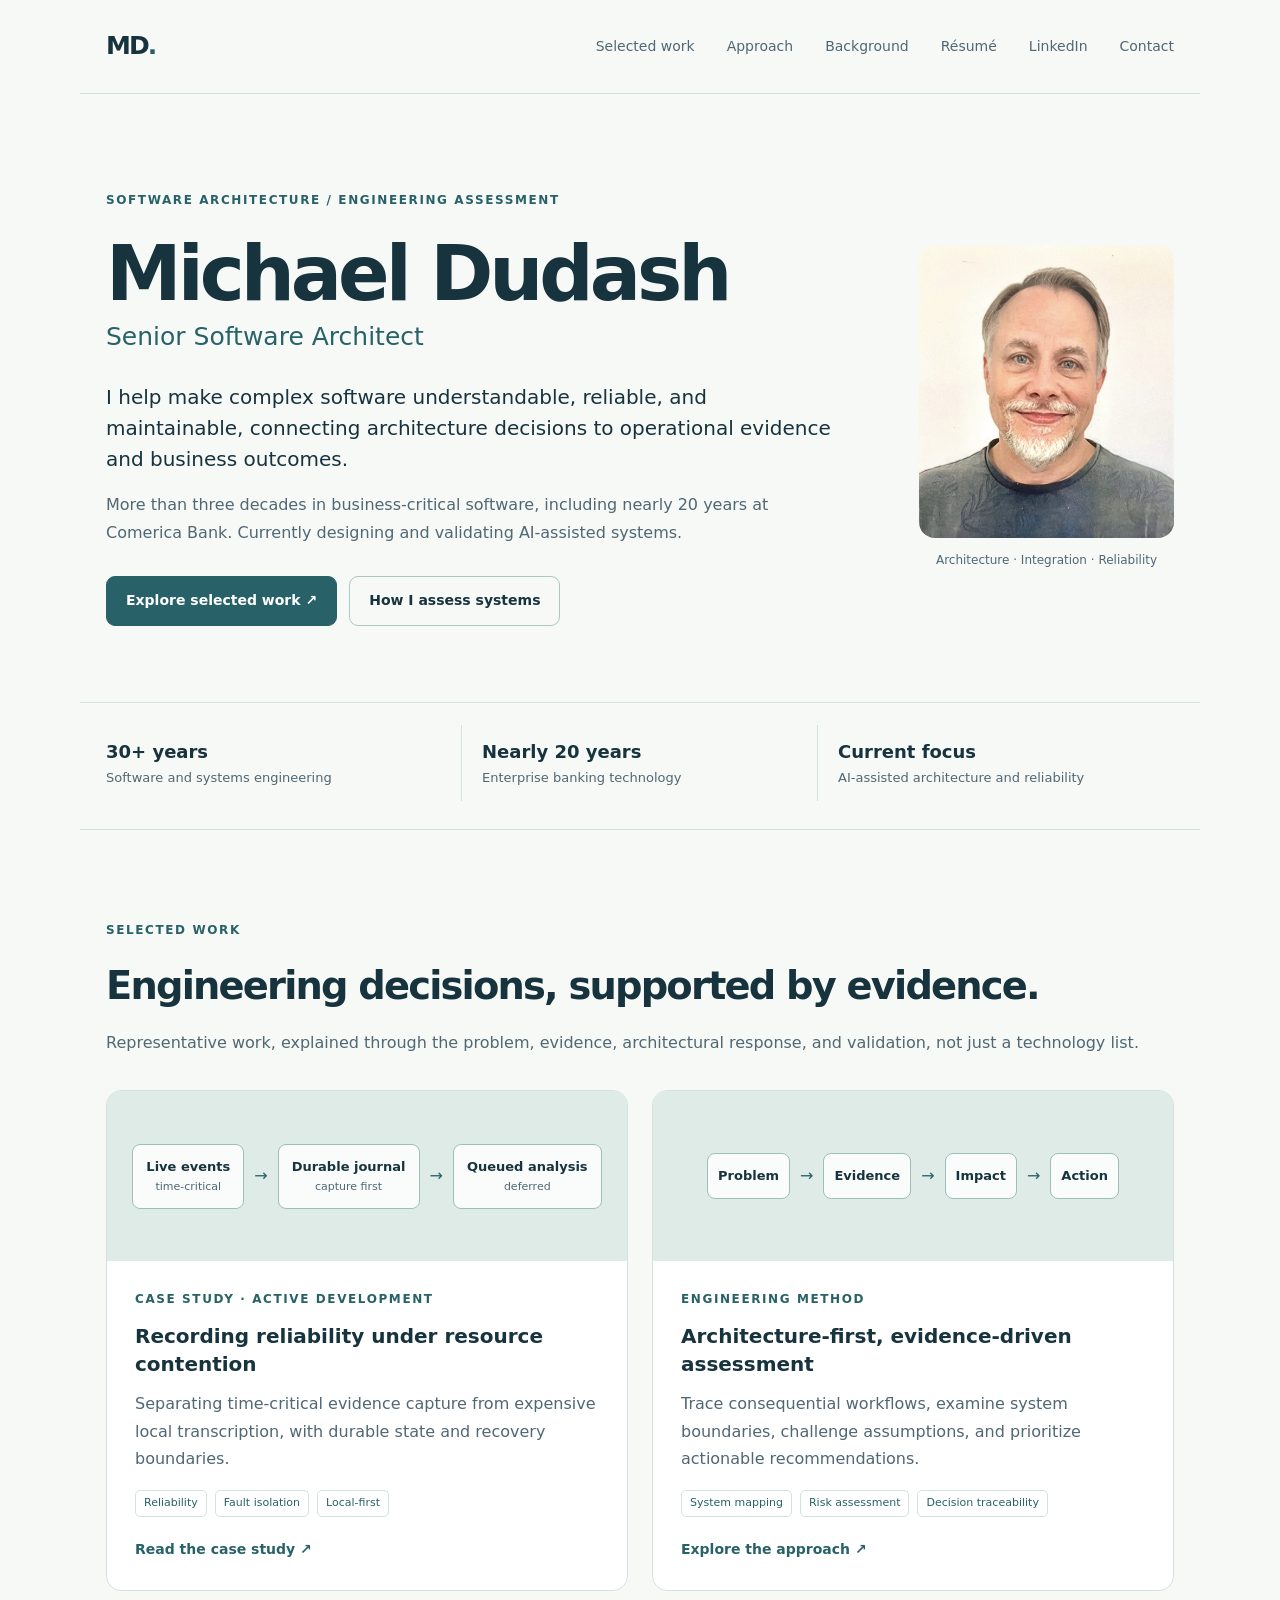
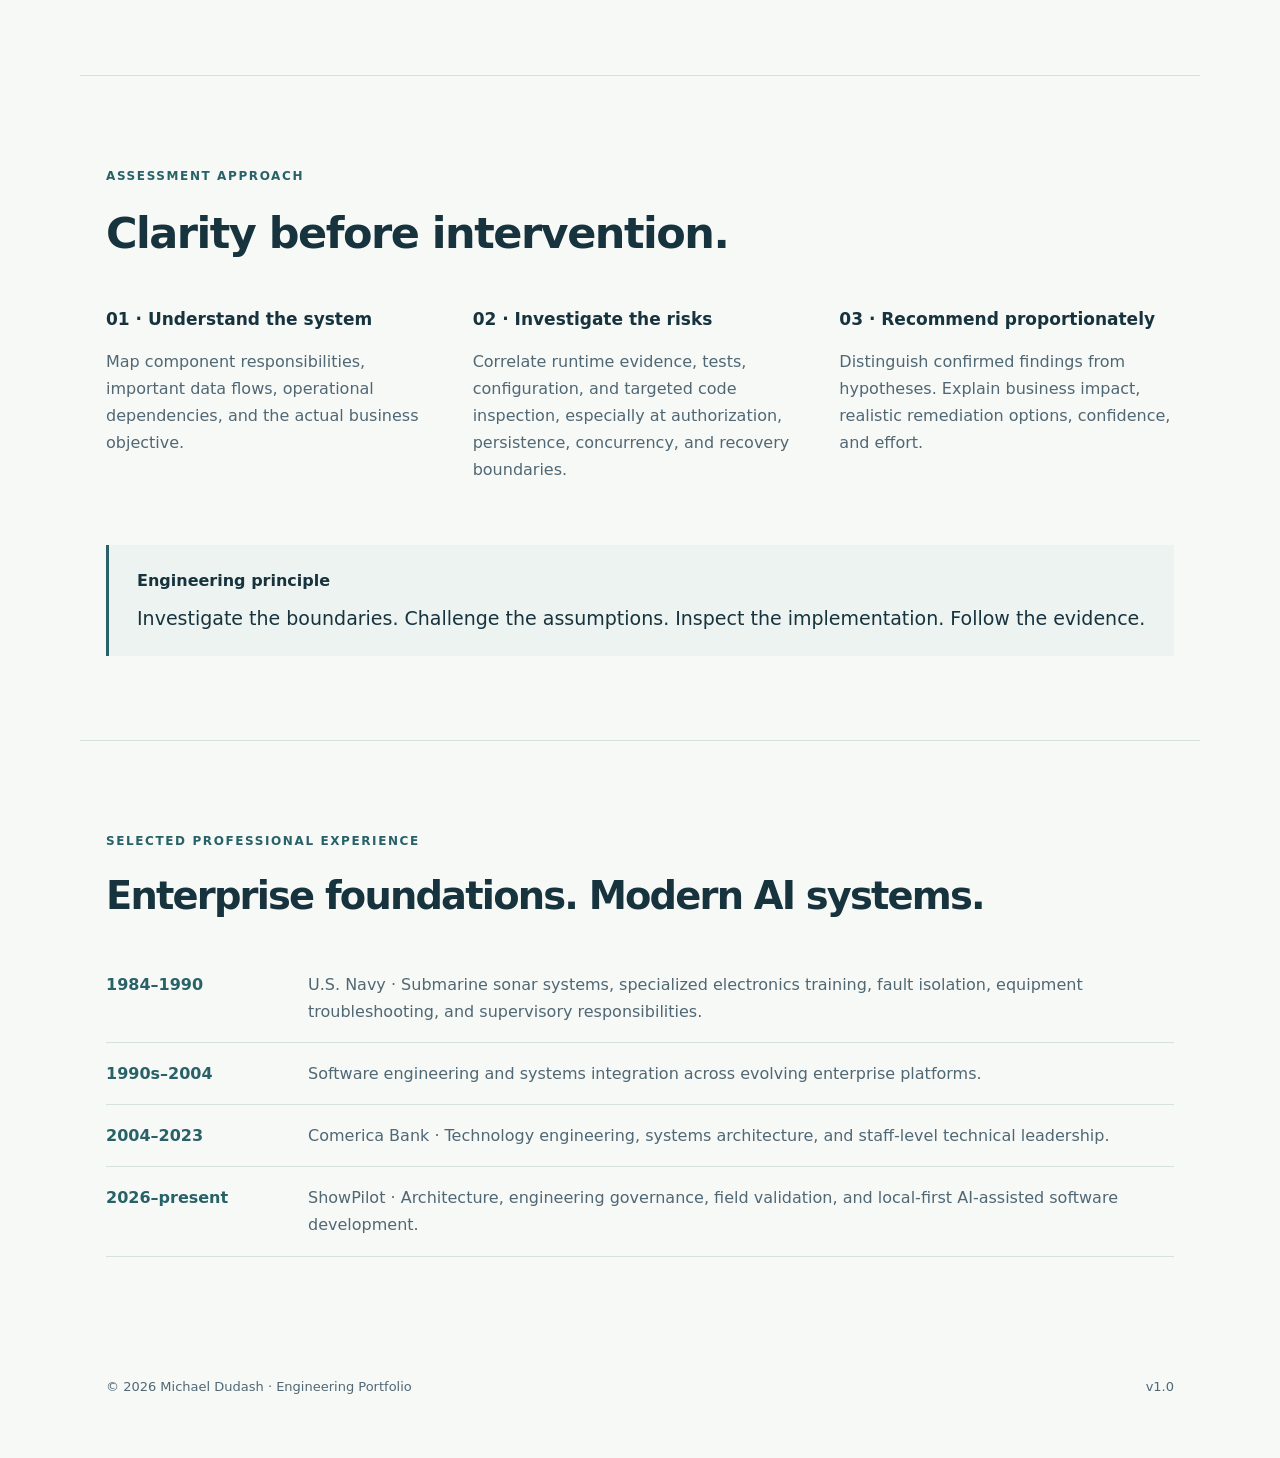
<file: index.html>
<!DOCTYPE html>
<html lang="en"><head><meta charset="utf-8"/><meta content="width=device-width, initial-scale=1" name="viewport"/><meta content="Michael Dudash: senior software architecture, systems reliability and AI-assisted engineering." name="description"/><title>Michael Dudash | Software Architecture</title><link href="assets/style.css" rel="stylesheet"/></head><body><header class="wrap nav"><a class="mark" href="index.html">MD<span>.</span></a><nav><a href="#work">Selected work</a><a href="#approach">Approach</a><a href="#background">Background</a><a download="Michael_Dudash_Resume_v1.1.pdf" href="resume/Michael_Dudash_Resume_v1.1.pdf">Résumé</a><a href="https://www.linkedin.com/in/michael-dudash-a016ba4">LinkedIn</a><a href="mailto:mdudash65@gmail.com">Contact</a></nav></header><main><section class="wrap hero"><div><p class="eyebrow">SOFTWARE ARCHITECTURE / ENGINEERING ASSESSMENT</p><h1>Michael Dudash</h1><p class="role">Senior Software Architect</p><p class="lead">I help make complex software understandable, reliable, and maintainable, connecting architecture decisions to operational evidence and business outcomes.</p><p class="sublead">More than three decades in business-critical software, including nearly 20 years at Comerica Bank. Currently designing and validating AI-assisted systems.</p><div class="actions"><a class="button primary" href="#work">Explore selected work ↗</a><a class="button" href="#approach">How I assess systems</a></div></div><figure class="portrait"><img alt="Portrait of Michael Dudash" src="assets/michael-dudash.jpg"/><figcaption>Architecture · Integration · Reliability</figcaption></figure></section><section aria-label="Professional background" class="wrap stats"><div><strong>30+ years</strong><span>Software and systems engineering</span></div><div><strong>Nearly 20 years</strong><span>Enterprise banking technology</span></div><div><strong>Current focus</strong><span>AI-assisted architecture and reliability</span></div></section><section class="wrap section" id="work"><p class="eyebrow">SELECTED WORK</p><h2>Engineering decisions, supported by evidence.</h2><p class="section-intro">Representative work, explained through the problem, evidence, architectural response, and validation, not just a technology list.</p><div class="cards"><article class="card"><div class="card-visual"><div class="mini-flow"><span>Live events<br/><small>time-critical</small></span><b>→</b><span>Durable journal<br/><small>capture first</small></span><b>→</b><span>Queued analysis<br/><small>deferred</small></span></div></div><div class="card-body"><p class="eyebrow">CASE STUDY · ACTIVE DEVELOPMENT</p><h3><a href="case-studies/recording-reliability.html">Recording reliability under resource contention</a></h3><p>Separating time-critical evidence capture from expensive local transcription, with durable state and recovery boundaries.</p><div class="tags"><span>Reliability</span><span>Fault isolation</span><span>Local-first</span></div><a class="text-link" href="case-studies/recording-reliability.html">Read the case study ↗</a></div></article><article class="card"><div class="card-visual"><div class="mini-flow steps"><span>Problem</span><b>→</b><span>Evidence</span><b>→</b><span>Impact</span><b>→</b><span>Action</span></div></div><div class="card-body"><p class="eyebrow">ENGINEERING METHOD</p><h3><a href="#approach">Architecture-first, evidence-driven assessment</a></h3><p>Trace consequential workflows, examine system boundaries, challenge assumptions, and prioritize actionable recommendations.</p><div class="tags"><span>System mapping</span><span>Risk assessment</span><span>Decision traceability</span></div><a class="text-link" href="#approach">Explore the approach ↗</a></div></article></div></section><section class="wrap section border-top" id="approach"><p class="eyebrow">ASSESSMENT APPROACH</p><h2>Clarity before intervention.</h2><div class="columns"><div><h3>01 · Understand the system</h3><p>Map component responsibilities, important data flows, operational dependencies, and the actual business objective.</p></div><div><h3>02 · Investigate the risks</h3><p>Correlate runtime evidence, tests, configuration, and targeted code inspection, especially at authorization, persistence, concurrency, and recovery boundaries.</p></div><div><h3>03 · Recommend proportionately</h3><p>Distinguish confirmed findings from hypotheses. Explain business impact, realistic remediation options, confidence, and effort.</p></div></div><div class="principle"><strong>Engineering principle</strong><p>Investigate the boundaries. Challenge the assumptions. Inspect the implementation. Follow the evidence.</p></div></section><section class="wrap section border-top" id="background"><p class="eyebrow">SELECTED PROFESSIONAL EXPERIENCE</p><h2>Enterprise foundations. Modern AI systems.</h2><div class="timeline"><div><span>1984–1990</span><p>U.S. Navy · Submarine sonar systems, specialized electronics training, fault isolation, equipment troubleshooting, and supervisory responsibilities.</p></div><div><span>1990s–2004</span><p>Software engineering and systems integration across evolving enterprise platforms.</p></div><div><span>2004–2023</span><p>Comerica Bank · Technology engineering, systems architecture, and staff-level technical leadership.</p></div><div><span>2026–present</span><p>ShowPilot · Architecture, engineering governance, field validation, and local-first AI-assisted software development.</p></div></div></section></main><footer class="wrap footer">© 2026 Michael Dudash · Engineering Portfolio<span style="float:right">v1.0</span></footer></body></html>
</file>
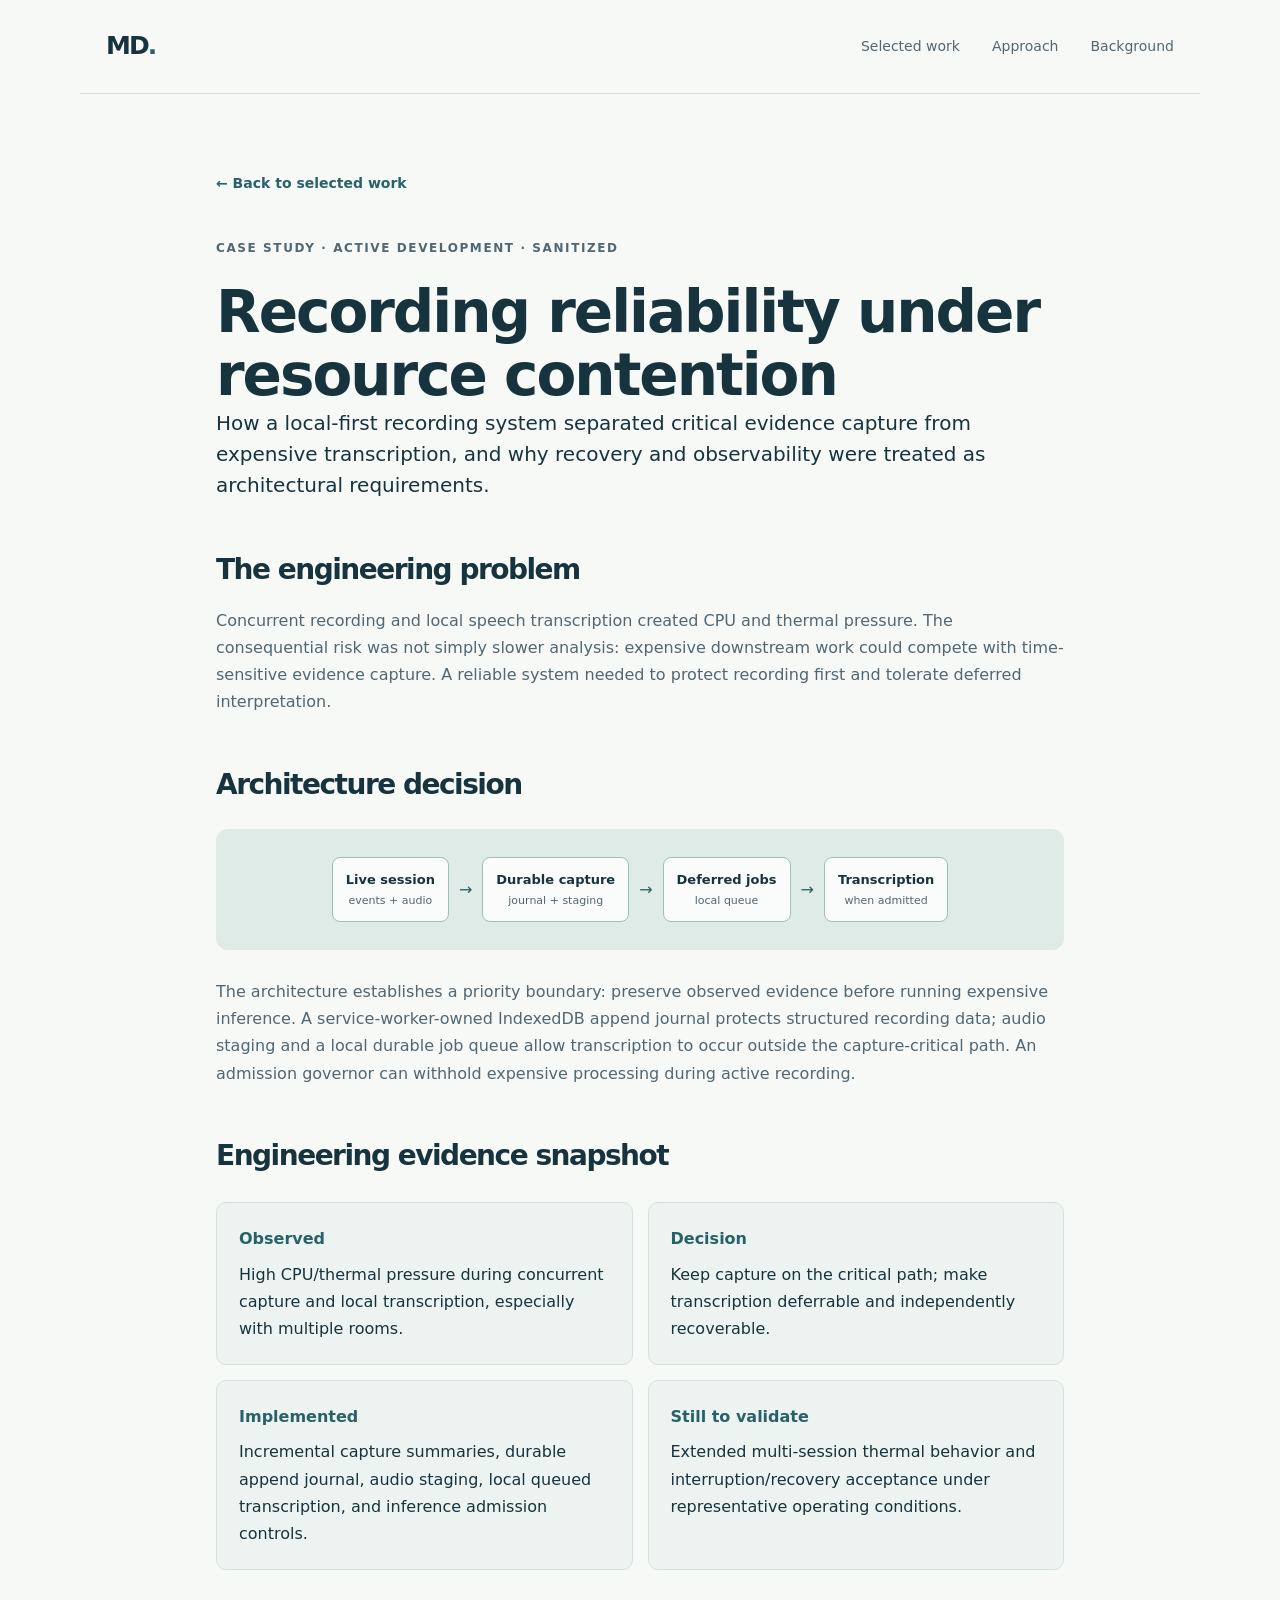
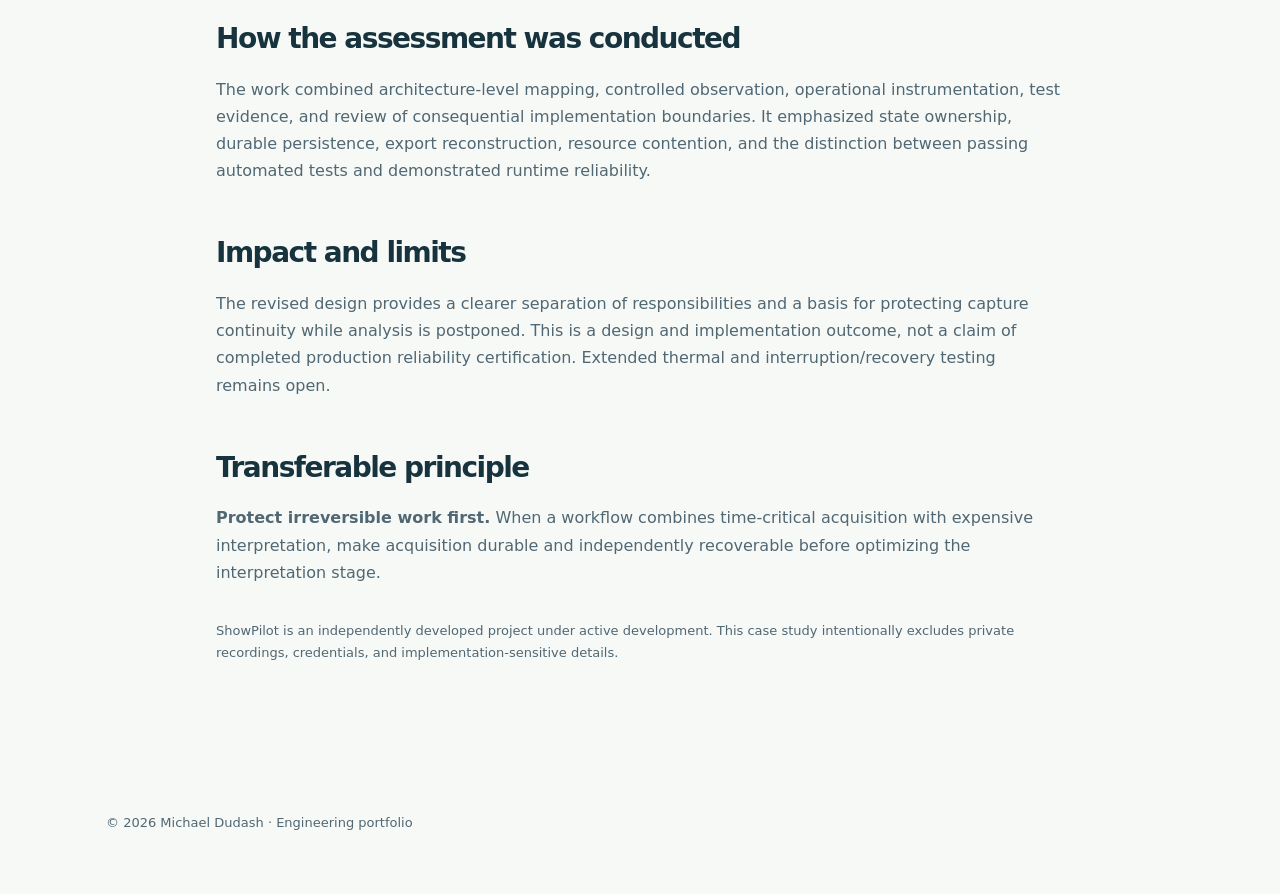
<file: case-studies/recording-reliability.html>
<!doctype html><html lang="en"><head><meta charset="utf-8"><meta name="viewport" content="width=device-width, initial-scale=1"><title>Recording Reliability | Michael Dudash</title><link rel="stylesheet" href="../assets/style.css"><style>.article{max-width:900px;padding-top:75px;padding-bottom:100px}.article h1{font-size:clamp(40px,5vw,58px);letter-spacing:-2px}.article h2{font-size:28px;margin-top:52px}.article p,.article li{color:#506774}.article .lead{color:#17333e}.evidence{display:grid;grid-template-columns:repeat(2,1fr);gap:15px;margin:30px 0}.evidence div{background:#edf3f0;border:1px solid #d4e2df;border-radius:10px;padding:22px}.evidence strong{display:block;color:#286268;margin-bottom:8px}.diagram{padding:28px 10px;background:#dfebe7;border-radius:12px;margin:28px 0}.diagram .mini-flow{justify-content:center}.back{font-size:14px;text-decoration:none;color:#286268;font-weight:700}@media(max-width:650px){.evidence{grid-template-columns:1fr}.diagram .mini-flow{flex-wrap:wrap}}</style></head><body><header class="wrap nav"><a class="mark" href="../index.html">MD<span>.</span></a><nav><a href="../index.html#work">Selected work</a><a href="../index.html#approach">Approach</a><a href="../index.html#background">Background</a></nav></header><main class="wrap article"><a class="back" href="../index.html#work">← Back to selected work</a><p class="eyebrow" style="margin-top:42px">CASE STUDY · ACTIVE DEVELOPMENT · SANITIZED</p><h1>Recording reliability under resource contention</h1><p class="lead">How a local-first recording system separated critical evidence capture from expensive transcription, and why recovery and observability were treated as architectural requirements.</p><h2>The engineering problem</h2><p>Concurrent recording and local speech transcription created CPU and thermal pressure. The consequential risk was not simply slower analysis: expensive downstream work could compete with time-sensitive evidence capture. A reliable system needed to protect recording first and tolerate deferred interpretation.</p><h2>Architecture decision</h2><div class="diagram"><div class="mini-flow"><span>Live session<br><small>events + audio</small></span><b>→</b><span>Durable capture<br><small>journal + staging</small></span><b>→</b><span>Deferred jobs<br><small>local queue</small></span><b>→</b><span>Transcription<br><small>when admitted</small></span></div></div><p>The architecture establishes a priority boundary: preserve observed evidence before running expensive inference. A service-worker-owned IndexedDB append journal protects structured recording data; audio staging and a local durable job queue allow transcription to occur outside the capture-critical path. An admission governor can withhold expensive processing during active recording.</p><h2>Engineering evidence snapshot</h2><div class="evidence"><div><strong>Observed</strong>High CPU/thermal pressure during concurrent capture and local transcription, especially with multiple rooms.</div><div><strong>Decision</strong>Keep capture on the critical path; make transcription deferrable and independently recoverable.</div><div><strong>Implemented</strong>Incremental capture summaries, durable append journal, audio staging, local queued transcription, and inference admission controls.</div><div><strong>Still to validate</strong>Extended multi-session thermal behavior and interruption/recovery acceptance under representative operating conditions.</div></div><h2>How the assessment was conducted</h2><p>The work combined architecture-level mapping, controlled observation, operational instrumentation, test evidence, and review of consequential implementation boundaries. It emphasized state ownership, durable persistence, export reconstruction, resource contention, and the distinction between passing automated tests and demonstrated runtime reliability.</p><h2>Impact and limits</h2><p>The revised design provides a clearer separation of responsibilities and a basis for protecting capture continuity while analysis is postponed. This is a design and implementation outcome, not a claim of completed production reliability certification. Extended thermal and interruption/recovery testing remains open.</p><h2>Transferable principle</h2><p><strong>Protect irreversible work first.</strong> When a workflow combines time-critical acquisition with expensive interpretation, make acquisition durable and independently recoverable before optimizing the interpretation stage.</p><p class="note">ShowPilot is an independently developed project under active development. This case study intentionally excludes private recordings, credentials, and implementation-sensitive details.</p></main><footer class="wrap footer">© 2026 Michael Dudash · Engineering portfolio</footer></body></html>
</file>
<file: assets/style.css>
:root{--ink:#17333e;--teal:#286268;--muted:#506774;--bg:#f7f9f6;--line:#d4e2df;--pale:#dfebe7}*{box-sizing:border-box}html{scroll-behavior:smooth}body{margin:0;background:var(--bg);color:var(--ink);font:16px/1.7 system-ui,-apple-system,'Segoe UI',sans-serif}a{color:inherit}a:hover{color:var(--teal)}.wrap{max-width:1120px;margin:auto;padding-left:26px;padding-right:26px}.nav{height:94px;display:flex;align-items:center;justify-content:space-between;border-bottom:1px solid var(--line)}.mark{text-decoration:none;font-size:25px;font-weight:850;letter-spacing:-2px}.mark span{color:var(--teal)}nav{display:flex;gap:32px;font-size:14px}nav a{text-decoration:none;color:var(--muted)}.hero{padding-top:96px;padding-bottom:76px;display:grid;grid-template-columns:minmax(0,1fr) 255px;align-items:center;gap:80px}.eyebrow{font-size:12px;letter-spacing:1.6px;font-weight:800;color:var(--teal);margin:0 0 22px}h1{font-size:clamp(46px,6vw,76px);letter-spacing:-4px;line-height:1.1;margin:0}h2{font-size:clamp(30px,3.5vw,43px);letter-spacing:-1.5px;line-height:1.2;margin:0 0 20px;max-width:760px}h3{font-size:20px;line-height:1.4;margin:0 0 12px}.role{font-size:25px;color:var(--teal);margin:0 0 24px}.lead{font-size:20px;line-height:1.55;margin:0 0 16px}.sublead{color:var(--muted);margin:0 0 30px}.actions{display:flex;flex-wrap:wrap;gap:12px}.button{display:inline-block;border:1px solid #abc8c5;border-radius:9px;padding:12px 19px;text-decoration:none;font-size:14px;font-weight:700}.button.primary{background:var(--teal);border-color:var(--teal);color:white}.portrait{margin:0}.portrait img{display:block;width:100%;aspect-ratio:4/4.6;object-fit:cover;object-position:center 34%;border-radius:16px;filter:saturate(.85)}.portrait figcaption{font-size:12px;text-align:center;color:var(--muted);margin-top:12px}.stats{display:grid;grid-template-columns:repeat(3,1fr);gap:0;padding-top:22px;padding-bottom:28px;border-top:1px solid var(--line);border-bottom:1px solid var(--line)}.stats div{padding:12px 20px;border-right:1px solid var(--line)}.stats div:first-child{padding-left:0}.stats div:last-child{border-right:0}.stats strong,.stats span{display:block}.stats strong{font-size:18px}.stats span{font-size:13px;color:var(--muted)}.section{padding-top:90px;padding-bottom:84px}.section-intro{color:var(--muted);margin:0 0 34px}.cards{display:grid;grid-template-columns:repeat(2,minmax(0,1fr));gap:24px}.card{background:white;border:1px solid var(--line);border-radius:15px;overflow:hidden}.card-visual{height:170px;background:var(--pale);display:flex;align-items:center;justify-content:center;padding:20px}.mini-flow{display:flex;align-items:center;gap:10px;text-align:center}.mini-flow span{border:1px solid #9dbfbb;background:#f9fcfa;border-radius:8px;padding:12px 13px;font-weight:650;font-size:13px;line-height:1.5}.mini-flow small{font-size:11px;color:var(--muted);font-weight:400}.mini-flow b{font-weight:400;color:var(--teal)}.steps span{padding:12px 10px}.card-body{padding:28px}.card-body .eyebrow{margin-bottom:13px}.card-body h3 a{text-decoration:none}.card-body p:not(.eyebrow){color:var(--muted);margin:0 0 18px}.tags{display:flex;flex-wrap:wrap;gap:8px;margin-bottom:18px}.tags span{font-size:11px;color:var(--teal);border:1px solid var(--line);padding:3px 8px;border-radius:5px}.text-link{font-size:14px;color:var(--teal);font-weight:750;text-decoration:none}.border-top{border-top:1px solid var(--line)}.columns{display:grid;grid-template-columns:repeat(3,1fr);gap:32px;margin-top:48px}.columns h3{font-size:17px}.columns p,.timeline p{color:var(--muted)}.principle{margin-top:45px;background:#edf3f0;border-left:3px solid var(--teal);padding:22px 28px}.principle p{font-size:19px;margin:8px 0 0}.timeline{margin-top:34px;display:grid;gap:0}.timeline>div{display:grid;grid-template-columns:180px 1fr;gap:22px;padding:17px 0;border-bottom:1px solid var(--line)}.timeline span{font-weight:750;color:var(--teal)}.timeline p{margin:0}.note{font-size:13px;color:var(--muted);margin-top:34px;max-width:850px}.footer{padding-top:35px;padding-bottom:60px;color:var(--muted);font-size:13px}@media(max-width:750px){.nav{height:76px}nav{gap:15px}.hero{padding-top:52px;grid-template-columns:1fr;gap:30px}.portrait{max-width:220px}.stats,.cards,.columns{grid-template-columns:1fr}.stats div{border-right:0;border-bottom:1px solid var(--line);padding-left:0}.section{padding-top:65px;padding-bottom:60px}.timeline>div{grid-template-columns:1fr;gap:4px}.mini-flow{gap:5px}.mini-flow span{font-size:11px;padding:9px 7px}.steps span{font-size:11px}h1{letter-spacing:-2px}}

/* v0.3: give section titles the available desktop width while retaining natural responsive wrapping */
#work > h2, #background > h2 {max-width:none;letter-spacing:-1.8px}
@media (min-width:1050px) {#work > h2, #background > h2 {font-size:clamp(30px,3vw,39px);white-space:nowrap}}
</file>
